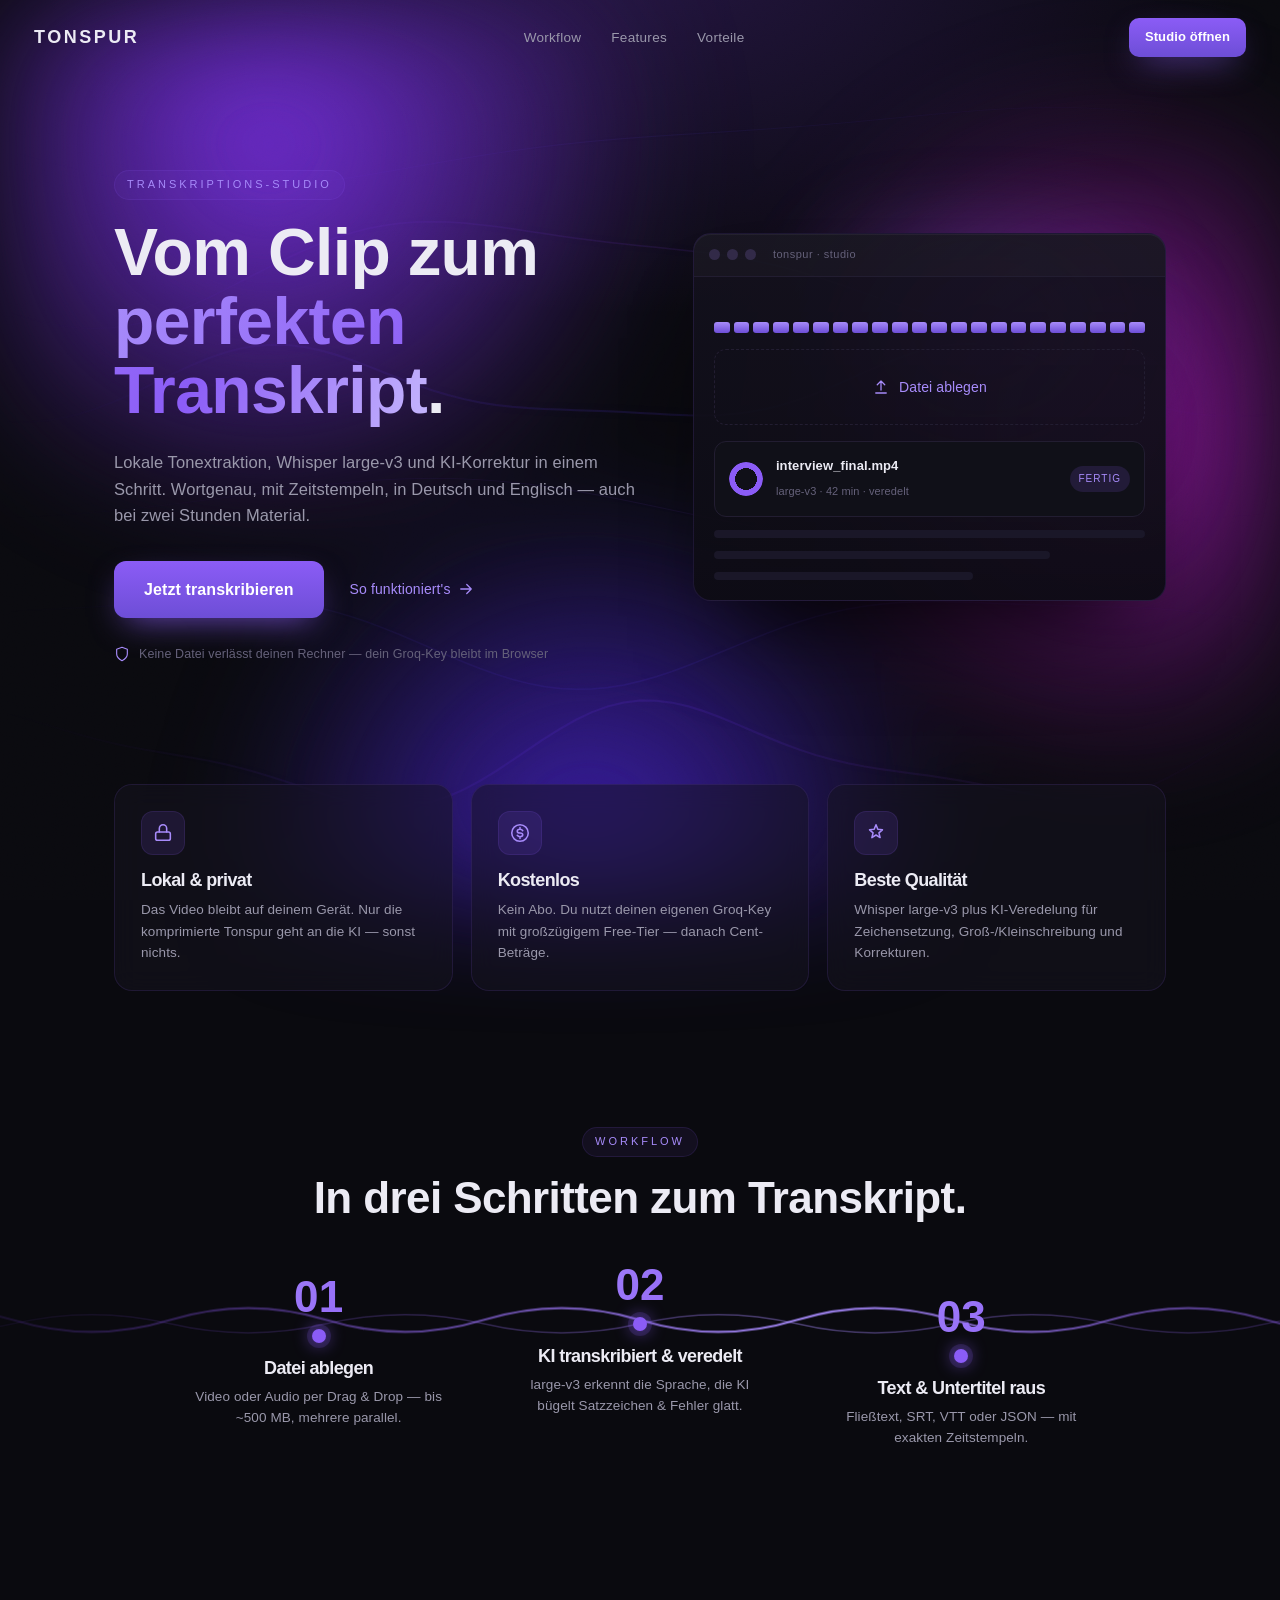
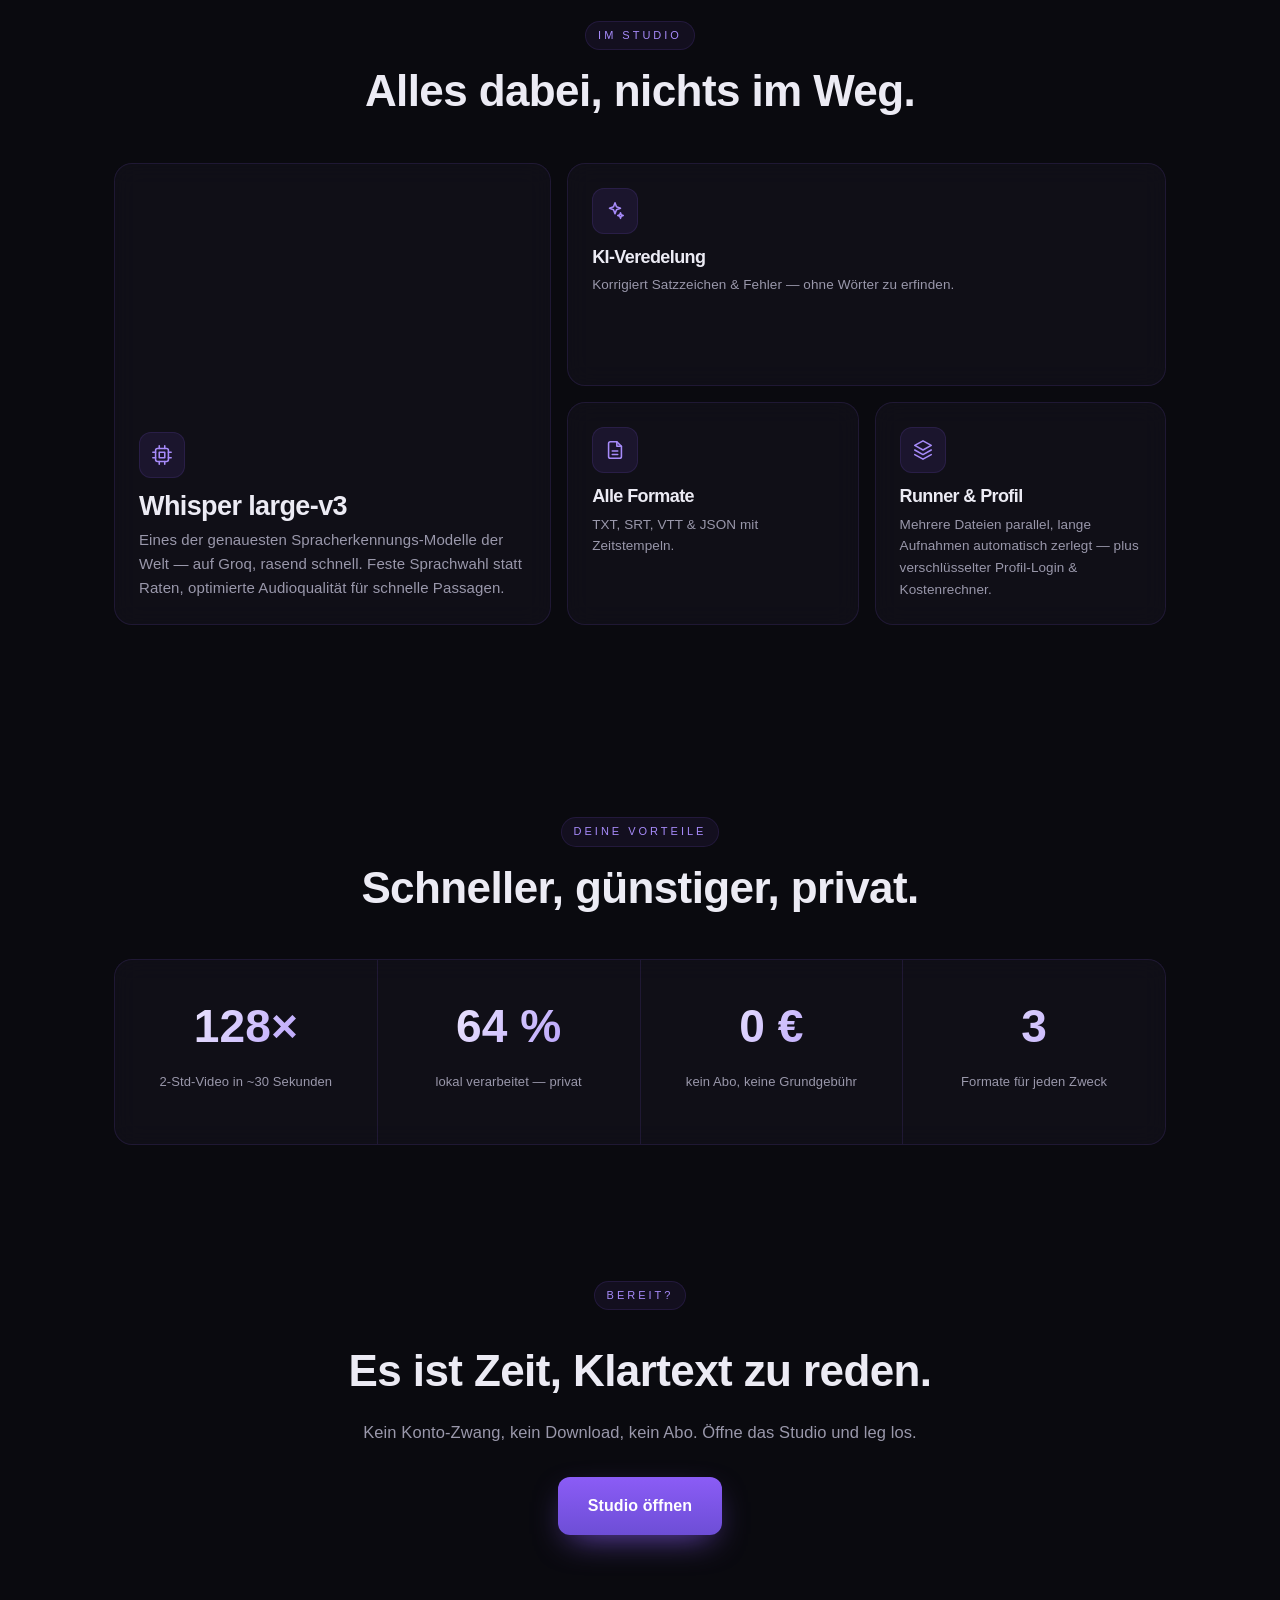
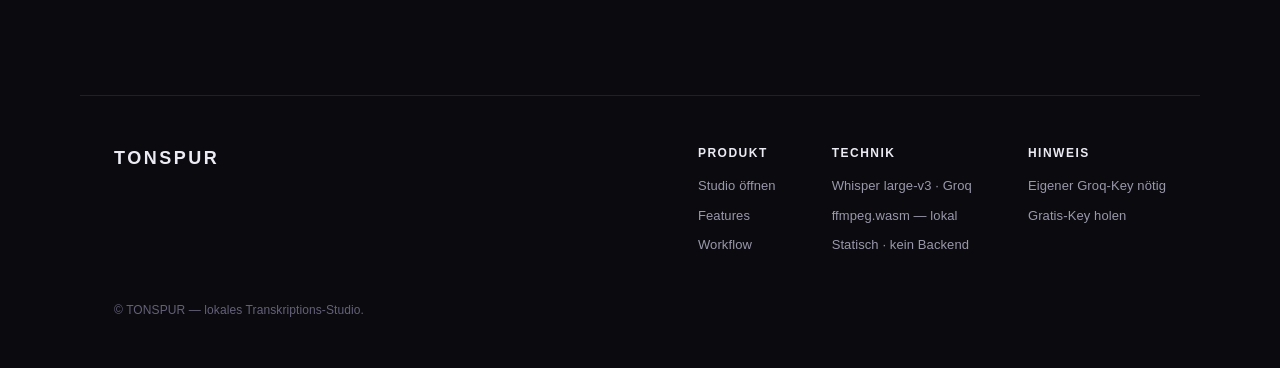
<file: index.html>
<!DOCTYPE html>
<html lang="de">
<head>
<meta charset="utf-8">
<meta name="viewport" content="width=device-width, initial-scale=1">
<title>TONSPUR — Vom Clip zum perfekten Transkript</title>
<meta name="description" content="Lokale Tonextraktion, KI-Transkription mit large-v3 und automatische Veredelung. Kostenlos, privat, in deinem Browser.">
<meta name="theme-color" content="#8b5cf6">
<link rel="icon" href="favicon.svg" type="image/svg+xml">
<link rel="preconnect" href="https://api.fontshare.com">
<link rel="preconnect" href="https://cdn.fontshare.com" crossorigin>
<link href="https://api.fontshare.com/v2/css?f[]=clash-display@600,700&f[]=satoshi@400,500,700&display=swap" rel="stylesheet">
<link rel="stylesheet" href="landing.css?v=11">
</head>
<body>
<canvas id="bg" aria-hidden="true"></canvas>
<div class="aurora" aria-hidden="true"><span class="o o1"></span><span class="o o2"></span><span class="o o3"></span></div>
<div class="grain" aria-hidden="true"></div>

<!-- NAV -->
<header class="nav" id="nav">
  <a class="logo" href="#top"><span class="logo-txt">TONSPUR</span></a>
  <nav class="nav-links">
    <a href="#how">Workflow</a>
    <a href="#features">Features</a>
    <a href="#stats">Vorteile</a>
  </nav>
  <a class="btn btn-sm" href="app.html">Studio öffnen</a>
</header>

<main id="top">

  <!-- HERO -->
  <section class="hero">
    <div class="hero-txt reveal">
      <div class="kicker">Transkriptions-Studio</div>
      <h1>Vom Clip zum<br><span class="grad">perfekten Transkript</span>.</h1>
      <p class="lead">Lokale Tonextraktion, Whisper&nbsp;large‑v3 und KI‑Korrektur in einem Schritt.
        Wortgenau, mit Zeitstempeln, in Deutsch und Englisch — auch bei zwei Stunden Material.</p>
      <div class="cta-row">
        <a class="btn btn-lg" href="app.html">Jetzt transkribieren</a>
        <a class="btn-ghost" href="#how">So funktioniert's
          <svg viewBox="0 0 24 24" class="i"><path d="M5 12h14M13 6l6 6-6 6"/></svg></a>
      </div>
      <div class="trust">
        <svg viewBox="0 0 24 24" class="i"><path d="M12 22s8-4 8-10V5l-8-3-8 3v7c0 6 8 10 8 10z"/></svg>
        Keine Datei verlässt deinen Rechner — dein Groq-Key bleibt im Browser
      </div>
    </div>

    <div class="mock reveal" aria-hidden="true">
      <div class="mock-glow"></div>
      <div class="mock-win">
        <div class="mock-chrome"><span></span><span></span><span></span><i>tonspur · studio</i></div>
        <div class="mock-body">
          <div class="mock-eq" id="mockEq"></div>
          <div class="mock-drop"><svg viewBox="0 0 24 24" class="i"><path d="M12 16V4M7 9l5-5 5 5M5 20h14"/></svg> Datei ablegen</div>
          <div class="mock-job">
            <div class="mock-ring"></div>
            <div class="mock-jt"><b>interview_final.mp4</b><span>large-v3 · 42 min · veredelt</span></div>
            <div class="mock-badge">fertig</div>
          </div>
          <div class="mock-line"></div><div class="mock-line s"></div><div class="mock-line m"></div>
        </div>
      </div>
    </div>
  </section>

  <!-- VALUE STRIP (boxes) -->
  <section class="strip">
    <div class="vcard reveal">
      <span class="vi"><svg viewBox="0 0 24 24" class="i"><rect x="4" y="11" width="16" height="9" rx="2"/><path d="M8 11V7a4 4 0 0 1 8 0v4"/></svg></span>
      <h3>Lokal &amp; privat</h3><p>Das Video bleibt auf deinem Gerät. Nur die komprimierte Tonspur geht an die KI — sonst nichts.</p>
    </div>
    <div class="vcard reveal">
      <span class="vi"><svg viewBox="0 0 24 24" class="i"><circle cx="12" cy="12" r="9"/><path d="M15 9.5a3.5 3 0 0 0-3-1.5c-1.7 0-3 .9-3 2s1.3 2 3 2 3 1 3 2-1.3 2-3 2a3.5 3 0 0 1-3-1.5M12 6v1.5M12 16.5V18"/></svg></span>
      <h3>Kostenlos</h3><p>Kein Abo. Du nutzt deinen eigenen Groq-Key mit großzügigem Free-Tier — danach Cent-Beträge.</p>
    </div>
    <div class="vcard reveal">
      <span class="vi"><svg viewBox="0 0 24 24" class="i"><path d="M12 3l2 5 5 .5-3.8 3.3L16.5 17 12 14.2 7.5 17l1.3-5.2L5 8.5 10 8z"/></svg></span>
      <h3>Beste Qualität</h3><p>Whisper large-v3 plus KI-Veredelung für Zeichensetzung, Groß-/Kleinschreibung und Korrekturen.</p>
    </div>
  </section>

  <!-- WORKFLOW timeline -->
  <section class="section" id="how">
    <div class="section-h reveal">
      <div class="kicker">Workflow</div>
      <h2>In drei Schritten zum Transkript.</h2>
    </div>
    <div class="timeline reveal">
      <svg class="tl-wave" viewBox="0 0 1200 72" preserveAspectRatio="none" aria-hidden="true">
        <defs><linearGradient id="wv" x1="0" y1="0" x2="1" y2="0">
          <stop offset="0" stop-color="#7c3aed" stop-opacity="0"/>
          <stop offset=".5" stop-color="#a78bfa" stop-opacity=".95"/>
          <stop offset="1" stop-color="#7c3aed" stop-opacity="0"/></linearGradient></defs>
        <g class="wv-g wv-g2"><path d="M-400,40 q100,20 200,0 t200,0 t200,0 t200,0 t200,0 t200,0 t200,0 t200,0 t200,0 t200,0 t200,0 t200,0" fill="none" stroke="url(#wv)" stroke-width="1.6" stroke-opacity=".45"/></g>
        <g class="wv-g"><path d="M-400,36 q100,-26 200,0 t200,0 t200,0 t200,0 t200,0 t200,0 t200,0 t200,0 t200,0 t200,0 t200,0 t200,0" fill="none" stroke="url(#wv)" stroke-width="2.5" stroke-linecap="round"/></g>
      </svg>
      <div class="tl-step">
        <span class="tl-num">01</span><span class="tl-node"></span>
        <h3>Datei ablegen</h3><p>Video oder Audio per Drag &amp; Drop — bis ~500 MB, mehrere parallel.</p>
      </div>
      <div class="tl-step">
        <span class="tl-num">02</span><span class="tl-node"></span>
        <h3>KI transkribiert &amp; veredelt</h3><p>large-v3 erkennt die Sprache, die KI bügelt Satzzeichen &amp; Fehler glatt.</p>
      </div>
      <div class="tl-step">
        <span class="tl-num">03</span><span class="tl-node"></span>
        <h3>Text &amp; Untertitel raus</h3><p>Fließtext, SRT, VTT oder JSON — mit exakten Zeitstempeln.</p>
      </div>
    </div>
  </section>

  <!-- FEATURES bento -->
  <section class="section" id="features">
    <div class="section-h reveal">
      <div class="kicker">Im Studio</div>
      <h2>Alles dabei, nichts im Weg.</h2>
    </div>
    <div class="bento reveal">
      <div class="tile big">
        <span class="fi"><svg viewBox="0 0 24 24" class="i"><rect x="5" y="5" width="14" height="14" rx="2"/><path d="M9 9h6v6H9zM2 9h3M2 15h3M19 9h3M19 15h3M9 2v3M15 2v3M9 19v3M15 19v3"/></svg></span>
        <h3>Whisper large-v3</h3>
        <p>Eines der genauesten Spracherkennungs-Modelle der Welt — auf Groq, rasend schnell. Feste Sprachwahl statt Raten, optimierte Audioqualität für schnelle Passagen.</p>
      </div>
      <div class="tile">
        <span class="fi"><svg viewBox="0 0 24 24" class="i"><path d="M12 3l1.6 4.4L18 9l-4.4 1.6L12 15l-1.6-4.4L6 9l4.4-1.6zM18 14l.8 2.2L21 17l-2.2.8L18 20l-.8-2.2L15 17l2.2-.8z"/></svg></span>
        <h3>KI-Veredelung</h3><p>Korrigiert Satzzeichen &amp; Fehler — ohne Wörter zu erfinden.</p>
      </div>
      <div class="tile">
        <span class="fi"><svg viewBox="0 0 24 24" class="i"><path d="M14 3H7a2 2 0 0 0-2 2v14a2 2 0 0 0 2 2h10a2 2 0 0 0 2-2V8z"/><path d="M14 3v5h5M9 13h6M9 17h6"/></svg></span>
        <h3>Alle Formate</h3><p>TXT, SRT, VTT &amp; JSON mit Zeitstempeln.</p>
      </div>
      <div class="tile wide">
        <span class="fi"><svg viewBox="0 0 24 24" class="i"><path d="M12 2 3 7l9 5 9-5zM3 12l9 5 9-5M3 17l9 5 9-5"/></svg></span>
        <h3>Runner &amp; Profil</h3><p>Mehrere Dateien parallel, lange Aufnahmen automatisch zerlegt — plus verschlüsselter Profil-Login &amp; Kostenrechner.</p>
      </div>
    </div>
  </section>

  <!-- STATS band (benefit) -->
  <section class="section stats" id="stats">
    <div class="section-h reveal">
      <div class="kicker">Deine Vorteile</div>
      <h2>Schneller, günstiger, privat.</h2>
    </div>
    <div class="statband reveal">
      <div class="statseg"><div class="num" data-count="200" data-suffix="×">0</div><div class="lab">2-Std-Video in ~30&nbsp;Sekunden</div></div>
      <div class="statseg"><div class="num" data-count="100" data-suffix=" %">0</div><div class="lab">lokal verarbeitet — privat</div></div>
      <div class="statseg"><div class="num" data-count="0" data-suffix=" €">0</div><div class="lab">kein Abo, keine Grundgebühr</div></div>
      <div class="statseg"><div class="num" data-count="4">0</div><div class="lab">Formate für jeden Zweck</div></div>
    </div>
  </section>

  <!-- FINAL CTA -->
  <section class="section center cta-final">
    <div class="reveal">
      <div class="kicker">Bereit?</div>
      <h2 class="big">Es ist Zeit, Klartext zu reden.</h2>
      <p class="lead center">Kein Konto-Zwang, kein Download, kein Abo. Öffne das Studio und leg los.</p>
      <a class="btn btn-lg" href="app.html">Studio öffnen</a>
    </div>
  </section>

  <footer class="foot">
    <div class="foot-top">
      <span class="logo-txt">TONSPUR</span>
      <div class="foot-cols">
        <div><b>Produkt</b><a href="app.html">Studio öffnen</a><a href="#features">Features</a><a href="#how">Workflow</a></div>
        <div><b>Technik</b><span>Whisper large-v3 · Groq</span><span>ffmpeg.wasm — lokal</span><span>Statisch · kein Backend</span></div>
        <div><b>Hinweis</b><span>Eigener Groq-Key nötig</span><a href="https://console.groq.com/keys" target="_blank" rel="noopener">Gratis-Key holen</a></div>
      </div>
    </div>
    <div class="foot-bottom">© TONSPUR — lokales Transkriptions-Studio.</div>
  </footer>

</main>

<script src="bg.js?v=11"></script>
<script src="landing.js?v=11"></script>
</body>
</html>
</file>
<file: landing.css>
/* TONSPUR landing — Obsidian-grade dark + violet, premium & calm */
:root{
  --ink:#0a0a0f;
  --ink2:#101018;
  --panel:rgba(22,20,32,.5);
  --line:rgba(139,92,246,.13);
  --line2:#221d31;
  --cream:#ecebf4;
  --mut:#9a98ab;
  --mut2:#65617a;
  --accent:#8b5cf6;
  --accent-2:#a78bfa;
  --accent-deep:#6d4ed6;
  --r:18px;
  --maxw:1120px;
}
*{box-sizing:border-box}
html{scroll-behavior:smooth}
body{margin:0;background:var(--ink);color:var(--cream);overflow-x:hidden;
  font-family:"Satoshi",-apple-system,BlinkMacSystemFont,"Segoe UI",sans-serif;font-size:16px;line-height:1.6;
  -webkit-font-smoothing:antialiased;letter-spacing:.1px}

/* ---- background layers ---- */
#bg{position:fixed;inset:0;z-index:0;display:block;
  background:
    radial-gradient(1000px 600px at 50% -5%, rgba(124,58,237,.22), transparent 60%),
    var(--ink)}
.aurora{position:fixed;inset:0;z-index:0;pointer-events:none;overflow:hidden;filter:blur(58px) saturate(1.25)}
.aurora .o{position:absolute;border-radius:50%;mix-blend-mode:screen}
.o1{width:66vw;height:66vw;left:-12vw;top:-22vw;background:radial-gradient(circle,#7c3aed,transparent 66%);opacity:.85;animation:drift1 26s ease-in-out infinite}
.o2{width:58vw;height:58vw;right:-16vw;top:6vh;background:radial-gradient(circle,#c026d3,transparent 66%);opacity:.6;animation:drift2 32s ease-in-out infinite}
.o3{width:60vw;height:60vw;left:16vw;bottom:-26vw;background:radial-gradient(circle,#4f2bd0,transparent 66%);opacity:.72;animation:drift3 29s ease-in-out infinite}
@keyframes drift1{0%,100%{transform:translate(0,0) scale(1)}50%{transform:translate(12vw,8vh) scale(1.2)}}
@keyframes drift2{0%,100%{transform:translate(0,0) scale(1.08)}50%{transform:translate(-11vw,12vh) scale(.9)}}
@keyframes drift3{0%,100%{transform:translate(0,0) scale(1)}50%{transform:translate(8vw,-10vh) scale(1.18)}}
.grain{position:fixed;inset:0;z-index:1;pointer-events:none;opacity:.045;mix-blend-mode:overlay;
  background-image:url("data:image/svg+xml,%3Csvg xmlns='http://www.w3.org/2000/svg' width='140' height='140'%3E%3Cfilter id='n'%3E%3CfeTurbulence type='fractalNoise' baseFrequency='.9' numOctaves='2'/%3E%3C/filter%3E%3Crect width='100%25' height='100%25' filter='url(%23n)'/%3E%3C/svg%3E")}

a{color:inherit;text-decoration:none}
h1,h2,h3{font-family:"Clash Display",sans-serif;letter-spacing:-.6px;margin:0;line-height:1.05}
.grad{background:linear-gradient(110deg,var(--accent-2),var(--accent) 60%,#c4b5fd);-webkit-background-clip:text;background-clip:text;color:transparent}
.i{width:1em;height:1em;display:inline-block;vertical-align:middle;fill:none;stroke:currentColor;stroke-width:1.7;stroke-linecap:round;stroke-linejoin:round}

.kicker{display:inline-block;font-size:11px;letter-spacing:3px;text-transform:uppercase;color:var(--accent-2);
  margin-bottom:18px;padding:5px 12px;border:1px solid var(--line);border-radius:999px;background:rgba(139,92,246,.07)}

/* reel mark */
.reel{width:30px;height:30px;border-radius:9px;flex:none;display:inline-block;vertical-align:middle;
  background:
    radial-gradient(circle at 38% 32%, #c4b5fd 0 12%, transparent 13%),
    linear-gradient(145deg,#8b5cf6,#5b34c4);
  box-shadow:0 0 16px rgba(139,92,246,.5), inset 0 1px 0 rgba(255,255,255,.25)}

/* ---- buttons ---- */
.btn{display:inline-flex;align-items:center;gap:8px;font-family:inherit;font-weight:600;cursor:pointer;
  background:linear-gradient(180deg,var(--accent),var(--accent-deep));color:#fff;border:0;border-radius:12px;
  padding:13px 22px;font-size:15px;transition:.18s;box-shadow:0 12px 34px -12px rgba(139,92,246,.8)}
.btn:hover{transform:translateY(-2px);box-shadow:0 18px 44px -14px rgba(139,92,246,.95)}
.btn-sm{padding:9px 16px;font-size:13px;border-radius:10px}
.btn-lg{padding:16px 30px;font-size:16px}
.btn-ghost{display:inline-flex;align-items:center;gap:7px;color:var(--accent-2);font-size:14px;padding:13px 6px;transition:.15s}
.btn-ghost .i{font-size:18px;transition:.2s}
.btn-ghost:hover{color:var(--cream)}
.btn-ghost:hover .i{transform:translateX(4px)}

/* ---- nav ---- */
.nav{position:fixed;top:0;left:0;right:0;z-index:30;display:flex;align-items:center;justify-content:space-between;
  gap:20px;padding:18px 34px;transition:.25s;border-bottom:1px solid transparent}
.nav.scrolled{background:rgba(10,10,15,.7);backdrop-filter:blur(14px);border-bottom-color:var(--line)}
.logo{display:flex;align-items:center;gap:11px}
.logo-txt{font-family:"Clash Display",sans-serif;font-weight:800;letter-spacing:2.5px;font-size:18px}
.nav-links{display:flex;gap:30px}
.nav-links a{color:var(--mut);font-size:13.5px;letter-spacing:.3px;transition:.15s}
.nav-links a:hover{color:var(--cream)}
@media(max-width:720px){.nav-links{display:none}}

/* ---- hero ---- */
main{position:relative;z-index:10}
.hero{max-width:var(--maxw);margin:0 auto;padding:170px 34px 100px;
  display:grid;grid-template-columns:1.05fr .95fr;gap:56px;align-items:center}
@media(max-width:900px){.hero{grid-template-columns:1fr;padding-top:128px;gap:44px}}
h1{font-size:clamp(40px,6.2vw,66px);font-weight:800}
.lead{color:var(--mut);font-size:16.5px;margin:24px 0 32px;max-width:560px}
.lead.center{margin-left:auto;margin-right:auto}
.cta-row{display:flex;align-items:center;gap:20px;flex-wrap:wrap}
.trust{display:flex;align-items:center;gap:9px;color:var(--mut2);font-size:12.5px;margin-top:26px}
.trust .i{font-size:16px;color:var(--accent-2)}

/* hero mockup */
.mock{position:relative}
.mock-glow{position:absolute;inset:-8% -6%;background:radial-gradient(60% 60% at 60% 30%,rgba(139,92,246,.32),transparent 70%);filter:blur(30px);z-index:-1}
.mock-win{border-radius:var(--r);overflow:hidden;border:1px solid var(--line);
  background:linear-gradient(180deg,rgba(20,18,30,.92),rgba(13,12,20,.95));
  box-shadow:0 60px 100px -45px rgba(0,0,0,.9), inset 0 1px 0 rgba(255,255,255,.05);
  animation:float 8s ease-in-out infinite}
@keyframes float{0%,100%{transform:translateY(0)}50%{transform:translateY(-10px)}}
.mock-chrome{display:flex;align-items:center;gap:7px;padding:12px 15px;border-bottom:1px solid var(--line2);background:rgba(255,255,255,.02)}
.mock-chrome span{width:11px;height:11px;border-radius:50%;background:#322a48}
.mock-chrome i{margin-left:10px;font-style:normal;font-size:11px;color:var(--mut2);letter-spacing:.5px}
.mock-body{padding:20px}
.mock-eq{display:flex;gap:4px;align-items:flex-end;height:36px;margin-bottom:16px}
.mock-eq span{flex:1;border-radius:3px;background:linear-gradient(var(--accent-2),var(--accent-deep));height:30%;animation:bounce 1.1s ease-in-out infinite}
@keyframes bounce{0%,100%{height:14%}50%{height:96%}}
.mock-drop{display:flex;align-items:center;justify-content:center;gap:9px;border:1.5px dashed var(--line2);
  border-radius:12px;padding:26px;color:var(--accent-2);font-size:14px;margin-bottom:16px}
.mock-drop .i{font-size:18px}
.mock-job{display:flex;align-items:center;gap:13px;background:var(--ink2);border:1px solid var(--line2);border-radius:12px;padding:14px}
.mock-ring{width:34px;height:34px;border-radius:50%;flex:none;background:conic-gradient(var(--accent) 100%,transparent 0);
  -webkit-mask:radial-gradient(circle 11px at 50% 50%,transparent 98%,#000 100%);mask:radial-gradient(circle 11px at 50% 50%,transparent 98%,#000 100%)}
.mock-jt{flex:1;min-width:0}
.mock-jt b{font-family:"Clash Display",sans-serif;font-size:13px;display:block}
.mock-jt span{font-size:11px;color:var(--mut2)}
.mock-badge{font-size:10px;letter-spacing:1px;text-transform:uppercase;color:var(--accent-2);background:rgba(139,92,246,.14);padding:5px 9px;border-radius:999px}
.mock-line{height:8px;border-radius:5px;background:#1a1728;margin-top:13px}
.mock-line.s{width:78%}.mock-line.m{width:60%}

/* ---- value strip ---- */
.strip{max-width:var(--maxw);margin:0 auto;padding:20px 34px 40px;display:grid;grid-template-columns:repeat(3,1fr);gap:18px}
@media(max-width:780px){.strip{grid-template-columns:1fr}}
.vcard{background:var(--panel);border:1px solid var(--line);border-radius:var(--r);padding:26px;backdrop-filter:blur(12px)}
.vi{display:inline-grid;place-items:center;width:44px;height:44px;border-radius:12px;margin-bottom:16px;
  background:rgba(139,92,246,.12);border:1px solid var(--line);color:var(--accent-2);font-size:22px}
.vcard h3{font-size:18px;margin-bottom:9px}
.vcard p{color:var(--mut);font-size:13.5px;margin:0}

/* ---- sections ---- */
.section{max-width:var(--maxw);margin:0 auto;padding:96px 34px}
.section.center{text-align:center}
.section-h{max-width:660px;margin:0 auto 48px;text-align:center}
.section-h h2,h2.big{font-size:clamp(30px,4.2vw,44px);font-weight:800}
.section-h p{color:var(--mut);margin-top:14px;font-size:16px}
h2.big{margin:20px 0 16px}

.steps{display:grid;grid-template-columns:repeat(3,1fr);gap:18px}
@media(max-width:780px){.steps{grid-template-columns:1fr}}
.step{background:var(--panel);border:1px solid var(--line);border-radius:var(--r);padding:28px;backdrop-filter:blur(12px)}
.step .num{font-family:"Clash Display",sans-serif;font-weight:800;font-size:30px;
  background:linear-gradient(120deg,var(--accent-2),var(--accent));-webkit-background-clip:text;background-clip:text;color:transparent;display:block;margin-bottom:14px}
.step h3{font-size:17px;margin-bottom:9px}
.step p{color:var(--mut);font-size:13.5px;margin:0}

.fgrid{display:grid;grid-template-columns:repeat(2,1fr);gap:18px}
@media(max-width:680px){.fgrid{grid-template-columns:1fr}}
.fcard{background:var(--panel);border:1px solid var(--line);border-radius:var(--r);padding:28px;backdrop-filter:blur(12px);transition:.2s}
.fcard:hover{transform:translateY(-3px);border-color:rgba(139,92,246,.4);box-shadow:0 30px 60px -40px rgba(139,92,246,.5)}
.fi{display:inline-grid;place-items:center;width:46px;height:46px;border-radius:12px;margin-bottom:16px;
  background:rgba(139,92,246,.1);border:1px solid var(--line);color:var(--accent-2);font-size:22px}
.fcard h3{font-size:19px;margin-bottom:10px}
.fcard p{color:var(--mut);font-size:14px;margin:0}

/* ---- stats (count-up) ---- */
.stat-grid{display:grid;grid-template-columns:repeat(4,1fr);gap:18px}
@media(max-width:780px){.stat-grid{grid-template-columns:repeat(2,1fr)}}
.statc{background:var(--panel);border:1px solid var(--line);border-radius:var(--r);padding:34px 24px;text-align:center;backdrop-filter:blur(12px)}
.statc .num{font-family:"Clash Display",sans-serif;font-weight:800;font-size:clamp(40px,5vw,60px);line-height:1;
  background:linear-gradient(120deg,#fff,var(--accent-2));-webkit-background-clip:text;background-clip:text;color:transparent}
.statc .lab{color:var(--mut);font-size:13px;margin-top:12px;letter-spacing:.3px}

.cta-final{padding-top:40px;padding-bottom:120px}

/* ---- footer ---- */
.foot{max-width:var(--maxw);margin:40px auto 0;padding:48px 34px;border-top:1px solid var(--line2)}
.foot-top{display:flex;justify-content:space-between;gap:40px;flex-wrap:wrap}
.foot-brand{display:flex;align-items:center;gap:11px}
.foot-cols{display:flex;gap:56px;flex-wrap:wrap}
.foot-cols b{display:block;font-size:12px;letter-spacing:1.5px;text-transform:uppercase;color:var(--cream);margin-bottom:13px;font-family:inherit}
.foot-cols a,.foot-cols span{display:block;color:var(--mut);font-size:13px;margin-bottom:9px}
.foot-cols a:hover{color:var(--accent-2)}
.foot-bottom{color:var(--mut2);font-size:12px;margin-top:36px}

/* ---- reveal motion ---- */
.reveal{opacity:0;transform:translateY(24px);transition:opacity .7s ease,transform .7s cubic-bezier(.2,.8,.2,1)}
.reveal.in{opacity:1;transform:none}
/* ===================== v9 creative sections ===================== */
/* value row (no boxes) */
.valuerow{max-width:var(--maxw);margin:0 auto;padding:26px 34px 6px;display:flex;align-items:center;justify-content:center;flex-wrap:wrap}
.vitem{display:flex;align-items:center;gap:14px;padding:10px 30px}
.vitem .i{font-size:26px;color:var(--accent-2);flex:none}
.vitem b{display:block;font-family:"Clash Display",sans-serif;font-size:15px;letter-spacing:.2px}
.vitem span{display:block;color:var(--mut);font-size:13px;margin-top:2px}
.vdiv{width:1px;align-self:stretch;min-height:46px;background:linear-gradient(transparent,var(--line2),transparent)}
@media(max-width:760px){.valuerow{flex-direction:column}.vitem{justify-content:flex-start;width:100%;max-width:320px}.vdiv{width:55%;height:1px;min-height:0;background:linear-gradient(90deg,transparent,var(--line2),transparent)}}

/* timeline */
.timeline{position:relative;display:grid;grid-template-columns:repeat(3,1fr);gap:24px;max-width:940px;margin:0 auto;padding-top:6px}
.tl-wave{position:absolute;top:18px;left:0;right:0;width:100%;height:66px;z-index:0;pointer-events:none;overflow:visible}
.tl-wave .wv-g{animation:wvflow 5s linear infinite;will-change:transform}
.tl-wave .wv-g2{animation-duration:8.5s;animation-direction:reverse}
@keyframes wvflow{from{transform:translateX(0)}to{transform:translateX(-400px)}}
.tl-step{z-index:1}
.tl-step{position:relative;text-align:center}
.tl-step:nth-child(3){transform:translateY(-12px)}
.tl-step:nth-child(4){transform:translateY(20px)}
.tl-num{font-family:"Clash Display",sans-serif;font-weight:800;font-size:44px;line-height:1;display:block;
  background:linear-gradient(120deg,var(--accent-2),var(--accent));-webkit-background-clip:text;background-clip:text;color:transparent}
.tl-node{display:block;width:14px;height:14px;border-radius:50%;margin:10px auto 16px;background:var(--accent);
  box-shadow:0 0 0 5px rgba(139,92,246,.16),0 0 18px var(--accent);animation:tlnode 3.6s ease-in-out infinite}
.tl-step:nth-child(2) .tl-node{animation-delay:.1s}
.tl-step:nth-child(3) .tl-node{animation-delay:1.3s}
.tl-step:nth-child(4) .tl-node{animation-delay:2.5s}
@keyframes tlnode{0%,100%{box-shadow:0 0 0 5px rgba(139,92,246,.14),0 0 14px rgba(139,92,246,.55);transform:scale(1)}
  50%{box-shadow:0 0 0 9px rgba(139,92,246,.26),0 0 28px var(--accent-2);transform:scale(1.2)}}
.tl-step h3{font-size:18px;margin-bottom:8px}
.tl-step p{color:var(--mut);font-size:13.5px;margin:0 auto;max-width:260px}
@media(max-width:760px){.timeline{grid-template-columns:1fr;gap:30px}.tl-line{display:none}.tl-step{transform:none!important}}

/* bento */
.bento{display:grid;grid-template-columns:1.5fr 1fr 1fr;grid-auto-rows:1fr;gap:16px}
.tile{background:var(--panel);border:1px solid var(--line);border-radius:var(--r);padding:24px;backdrop-filter:blur(12px);transition:.2s}
.tile:hover{transform:translateY(-3px);border-color:rgba(139,92,246,.4);box-shadow:0 30px 60px -40px rgba(139,92,246,.5)}
.tile.big{grid-column:1;grid-row:1 / span 2;display:flex;flex-direction:column;justify-content:flex-end}
.tile:nth-child(2){grid-column:2 / span 2;grid-row:1}
.tile:nth-child(3){grid-column:2;grid-row:2}
.tile.wide{grid-column:3;grid-row:2}
.tile .fi{display:inline-grid;place-items:center;width:46px;height:46px;border-radius:12px;margin-bottom:14px;background:rgba(139,92,246,.1);border:1px solid var(--line);color:var(--accent-2);font-size:22px}
.tile h3{font-size:18px;margin-bottom:8px}
.tile.big h3{font-size:27px}
.tile p{color:var(--mut);font-size:13.5px;margin:0}
.tile.big p{font-size:15px}
@media(max-width:760px){.bento{grid-template-columns:1fr}.tile,.tile.big,.tile.wide,.tile:nth-child(2),.tile:nth-child(3){grid-column:auto!important;grid-row:auto!important}}

/* stat band (benefit, equal segments) */
.statband{display:flex;border:1px solid var(--line);border-radius:var(--r);overflow:hidden;background:var(--panel);backdrop-filter:blur(12px)}
.statseg{flex:1 1 0;min-width:0;padding:36px 18px;text-align:center;border-right:1px solid var(--line);
  display:flex;flex-direction:column;justify-content:center;min-height:184px}
.statseg:last-child{border-right:0}
.statseg .num{font-family:"Clash Display",sans-serif;font-weight:800;font-size:clamp(34px,3.6vw,50px);line-height:1;
  background:linear-gradient(120deg,#fff,var(--accent-2));-webkit-background-clip:text;background-clip:text;color:transparent}
.statseg .lab{color:var(--mut);font-size:13px;margin-top:14px;min-height:38px;display:flex;align-items:center;justify-content:center;line-height:1.35}
@media(max-width:760px){.statband{flex-wrap:wrap}.statseg{flex:1 1 50%}.statseg:nth-child(odd){border-right:1px solid var(--line)}.statseg:nth-child(even){border-right:0}.statseg:nth-child(1),.statseg:nth-child(2){border-bottom:1px solid var(--line)}}

/* footer wordmark */
.foot-top{align-items:flex-start}

@media(prefers-reduced-motion:reduce){
  *{animation:none!important}
  .reveal{opacity:1;transform:none;transition:none}
  html{scroll-behavior:auto}
}
</file>
